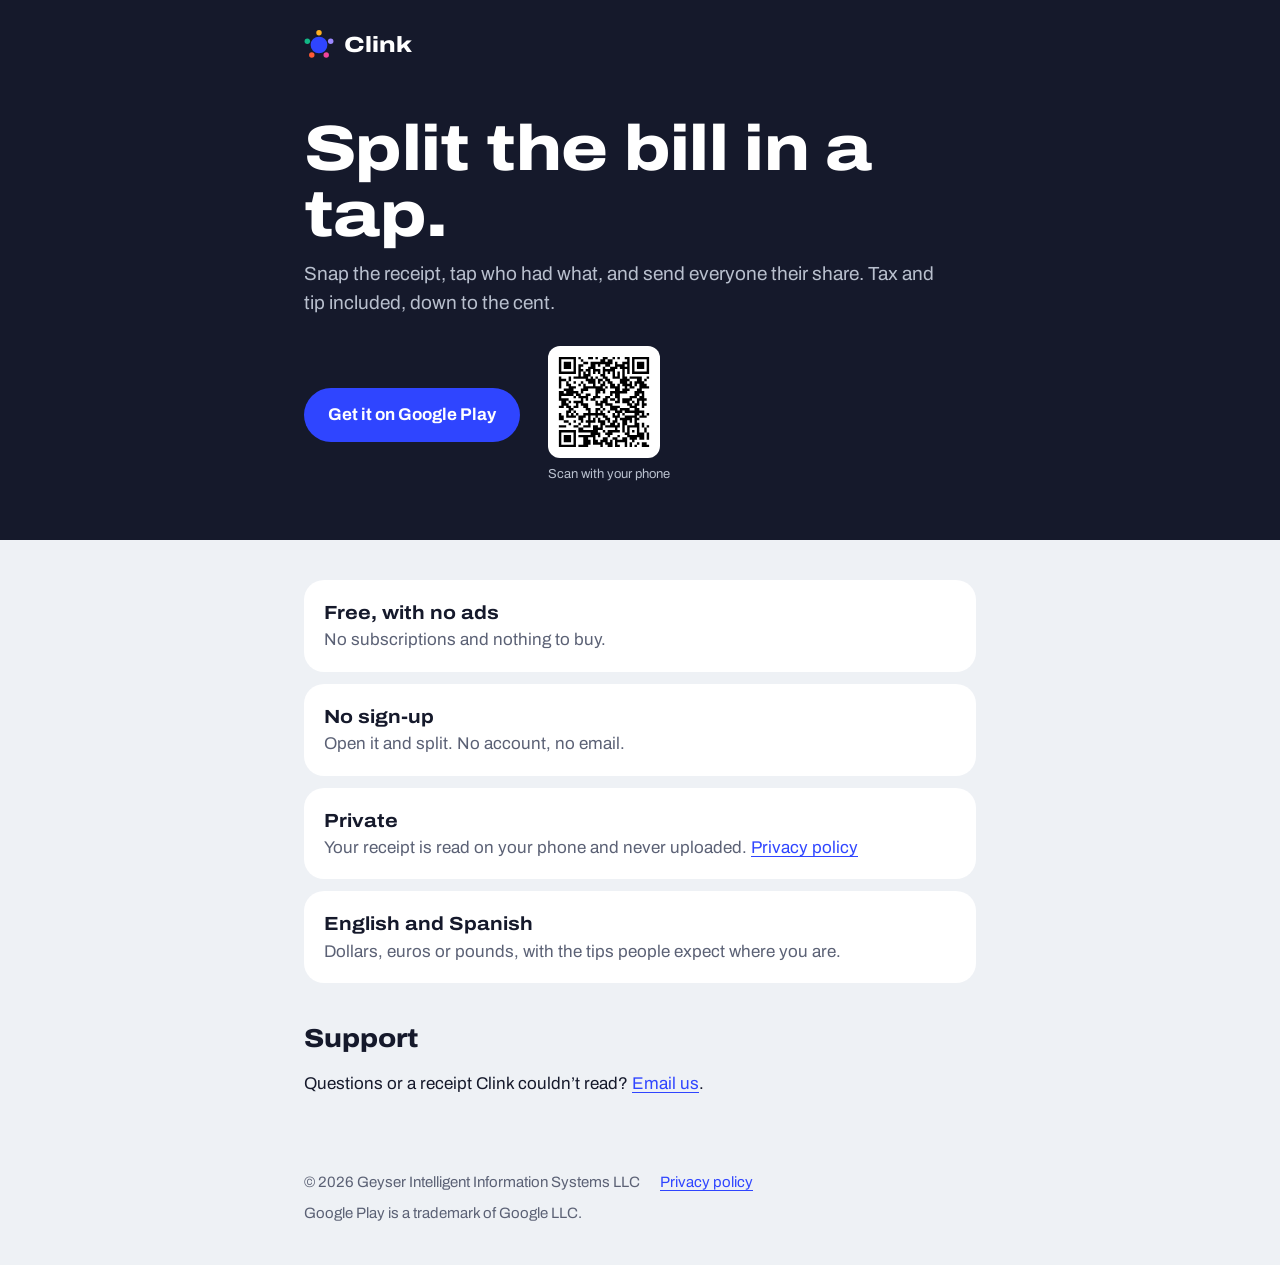
<file: index.html>
<!DOCTYPE html>
<html lang="en">
<head>
  <meta charset="utf-8">
  <meta name="viewport" content="width=device-width, initial-scale=1">
  <title>Clink: Split the Bill – free bill splitter and tip calculator</title>
  <meta name="description" content="Snap the restaurant receipt, tap who had what, and send everyone their share, with tax and tip split to the cent. Free, no ads, no sign-up. In English and Spanish.">
  <link rel="canonical" href="https://clink.geyser-iis.com/">
  <link rel="icon" href="/mark.svg" type="image/svg+xml">
  <link rel="apple-touch-icon" href="/icon-512.png">
  <meta name="theme-color" content="#15192b">
  <meta property="og:type" content="website">
  <meta property="og:site_name" content="Clink">
  <meta property="og:title" content="Clink: Split the Bill">
  <meta property="og:description" content="Snap the receipt, tap who had what, send everyone their share. Free, no ads, no sign-up.">
  <meta property="og:url" content="https://clink.geyser-iis.com/">
  <meta property="og:image" content="https://clink.geyser-iis.com/og-image.png">
  <meta property="og:image:width" content="1024">
  <meta property="og:image:height" content="500">
  <meta name="twitter:card" content="summary_large_image">
  <script type="application/ld+json">
  {
    "@context": "https://schema.org",
    "@type": "MobileApplication",
    "name": "Clink: Split the Bill",
    "description": "Snap the restaurant receipt, tap who had what, and send everyone their share, with tax and tip split to the cent.",
    "operatingSystem": "Android",
    "applicationCategory": "FinanceApplication",
    "inLanguage": ["en", "es"],
    "url": "https://clink.geyser-iis.com/",
    "installUrl": "https://play.google.com/store/apps/details?id=com.geyseriis.clink",
    "image": "https://clink.geyser-iis.com/icon-512.png",
    "offers": { "@type": "Offer", "price": "0", "priceCurrency": "USD" },
    "publisher": {
      "@type": "Organization",
      "name": "Geyser Intelligent Information Systems LLC",
      "address": { "@type": "PostalAddress", "streetAddress": "30 N Gould St", "addressLocality": "Sheridan", "addressRegion": "WY", "postalCode": "82801", "addressCountry": "US" }
    }
  }
  </script>
  <link rel="stylesheet" href="/style.css">
</head>
<body>
  <header class="top">
    <div class="wrap">
      <a class="brand" href="/"><img src="/mark.svg" alt=""> Clink</a>
      <h1>Split the bill in a tap.</h1>
      <p class="lede">Snap the receipt, tap who had what, and send everyone their share. Tax and tip included, down to the cent.</p>
      <div class="get">
        <a class="play" href="https://play.google.com/store/apps/details?id=com.geyseriis.clink">Get it on Google Play</a>
        <figure class="qr">
          <img src="/play-qr.svg" alt="QR code for Clink on Google Play" width="112" height="112">
          <figcaption>Scan with your phone</figcaption>
        </figure>
      </div>
    </div>
  </header>

  <main>
    <div class="wrap">
      <h2 class="sr">Why Clink</h2>
      <ul class="facts">
        <li><strong>Free, with no ads</strong><span>No subscriptions and nothing to buy.</span></li>
        <li><strong>No sign-up</strong><span>Open it and split. No account, no email.</span></li>
        <li><strong>Private</strong><span>Your receipt is read on your phone and never uploaded. <a href="/privacy/">Privacy policy</a></span></li>
        <li><strong>English and Spanish</strong><span>Dollars, euros or pounds, with the tips people expect where you are.</span></li>
      </ul>

      <h2 id="support">Support</h2>
      <p>Questions or a receipt Clink couldn’t read? <a class="mail" href="/#support" data-user="support" data-domain="geyser-iis.com">Email us</a>.</p>
    </div>
  </main>

  <footer>
    <div class="wrap">
      <span>© 2026 Geyser Intelligent Information Systems LLC</span>
      <a href="/privacy/">Privacy policy</a>
      <span>Google Play is a trademark of Google LLC.</span>
    </div>
  </footer>
  <script>
    // The address is put together here, so it isn't in the page for spam robots to collect.
    for (const a of document.querySelectorAll("a.mail")) a.href = "mailto:" + a.dataset.user + "@" + a.dataset.domain;
  </script>
</body>
</html>
</file>
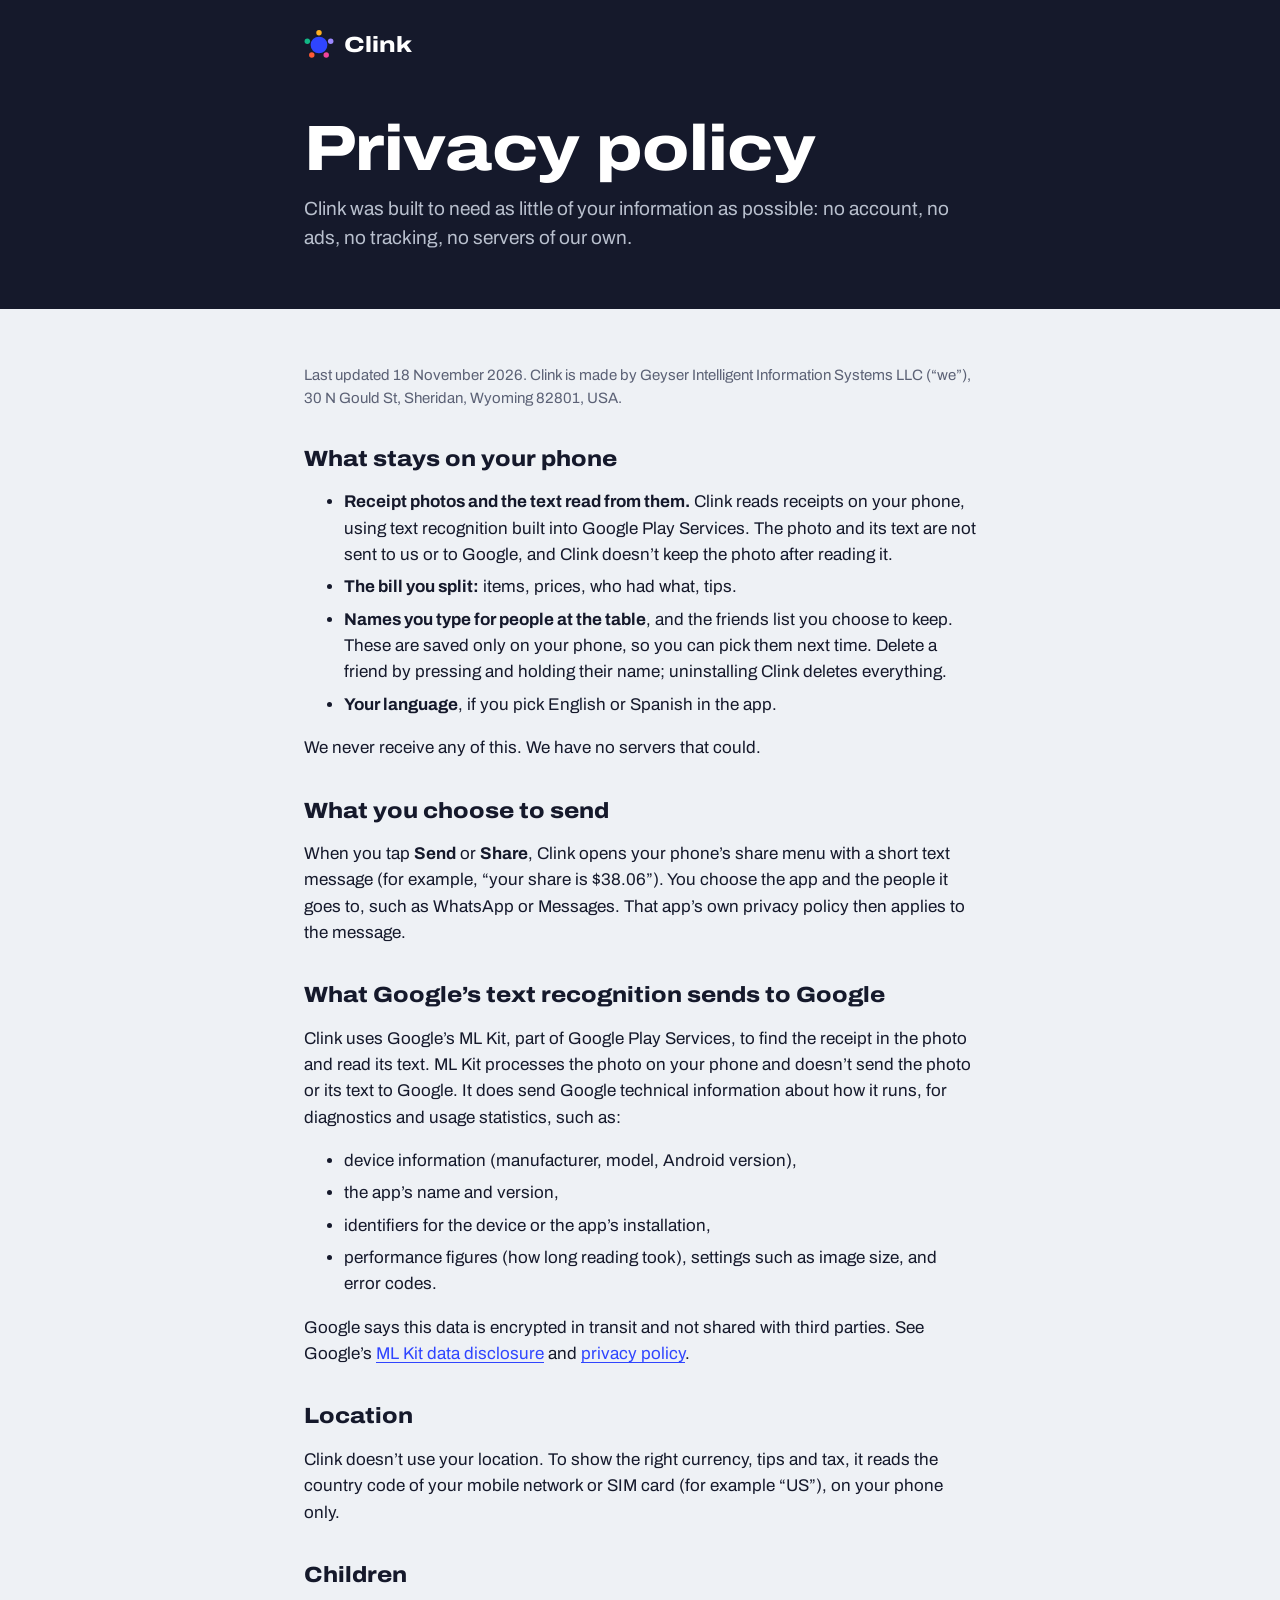
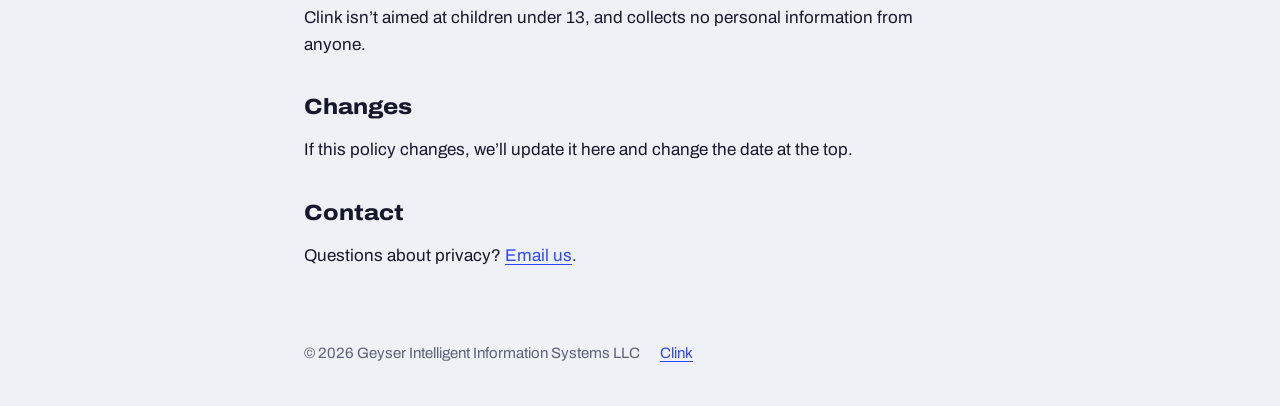
<file: privacy/index.html>
<!DOCTYPE html>
<html lang="en">
<head>
  <meta charset="utf-8">
  <meta name="viewport" content="width=device-width, initial-scale=1">
  <title>Clink privacy policy</title>
  <meta name="description" content="Clink keeps your bills on your phone: no account, no ads, no tracking, no servers of our own.">
  <link rel="canonical" href="https://clink.geyser-iis.com/privacy/">
  <link rel="icon" href="/mark.svg" type="image/svg+xml">
  <link rel="apple-touch-icon" href="/icon-512.png">
  <meta name="theme-color" content="#15192b">
  <link rel="stylesheet" href="/style.css">
</head>
<body>
  <header class="top">
    <div class="wrap">
      <a class="brand" href="/"><img src="/mark.svg" alt=""> Clink</a>
      <h1>Privacy policy</h1>
      <p class="lede">Clink was built to need as little of your information as possible: no account, no ads, no tracking, no servers of our own.</p>
    </div>
  </header>

  <main class="policy">
    <div class="wrap">
      <p class="meta">Last updated 18 November 2026. Clink is made by Geyser Intelligent Information Systems LLC (“we”), 30 N Gould St, Sheridan, Wyoming 82801, USA.</p>

      <h2>What stays on your phone</h2>
      <ul>
        <li><strong>Receipt photos and the text read from them.</strong> Clink reads receipts on your phone, using text recognition built into Google Play Services. The photo and its text are not sent to us or to Google, and Clink doesn’t keep the photo after reading it.</li>
        <li><strong>The bill you split:</strong> items, prices, who had what, tips.</li>
        <li><strong>Names you type for people at the table</strong>, and the friends list you choose to keep. These are saved only on your phone, so you can pick them next time. Delete a friend by pressing and holding their name; uninstalling Clink deletes everything.</li>
        <li><strong>Your language</strong>, if you pick English or Spanish in the app.</li>
      </ul>
      <p>We never receive any of this. We have no servers that could.</p>

      <h2>What you choose to send</h2>
      <p>When you tap <strong>Send</strong> or <strong>Share</strong>, Clink opens your phone’s share menu with a short text message (for example, “your share is $38.06”). You choose the app and the people it goes to, such as WhatsApp or Messages. That app’s own privacy policy then applies to the message.</p>

      <h2>What Google’s text recognition sends to Google</h2>
      <p>Clink uses Google’s ML Kit, part of Google Play Services, to find the receipt in the photo and read its text. ML Kit processes the photo on your phone and doesn’t send the photo or its text to Google. It does send Google technical information about how it runs, for diagnostics and usage statistics, such as:</p>
      <ul>
        <li>device information (manufacturer, model, Android version),</li>
        <li>the app’s name and version,</li>
        <li>identifiers for the device or the app’s installation,</li>
        <li>performance figures (how long reading took), settings such as image size, and error codes.</li>
      </ul>
      <p>Google says this data is encrypted in transit and not shared with third parties. See Google’s <a href="https://developers.google.com/ml-kit/android-data-disclosure">ML Kit data disclosure</a> and <a href="https://policies.google.com/privacy">privacy policy</a>.</p>

      <h2>Location</h2>
      <p>Clink doesn’t use your location. To show the right currency, tips and tax, it reads the country code of your mobile network or SIM card (for example “US”), on your phone only.</p>

      <h2>Children</h2>
      <p>Clink isn’t aimed at children under 13, and collects no personal information from anyone.</p>

      <h2>Changes</h2>
      <p>If this policy changes, we’ll update it here and change the date at the top.</p>

      <h2>Contact</h2>
      <p>Questions about privacy? <a class="mail" href="/#support" data-user="support" data-domain="geyser-iis.com">Email us</a>.</p>
    </div>
  </main>

  <footer>
    <div class="wrap">
      <span>© 2026 Geyser Intelligent Information Systems LLC</span>
      <a href="/">Clink</a>
    </div>
  </footer>
  <script>
    // The address is put together here, so it isn't in the page for spam robots to collect.
    for (const a of document.querySelectorAll("a.mail")) a.href = "mailto:" + a.dataset.user + "@" + a.dataset.domain;
  </script>
</body>
</html>
</file>
<file: style.css>
@font-face {
  font-family: Archivo;
  src: url("/fonts/Archivo-Variable.ttf") format("truetype");
  font-weight: 100 900;
  font-stretch: 62% 125%;
  font-display: swap;
}

:root {
  --ink: #15192b;
  --cobalt: #2f45ff;
  --porcelain: #eef1f5;
  --muted: #5b6175;
  --soft: #b9c0ce;
  --white: #fff;
}

* { box-sizing: border-box; }

body {
  margin: 0;
  font-family: Archivo, system-ui, sans-serif;
  font-size: 17px;
  line-height: 1.55;
  color: var(--ink);
  background: var(--porcelain);
}

a { color: var(--cobalt); text-underline-offset: 3px; }
a:focus-visible { outline: 3px solid var(--cobalt); outline-offset: 3px; border-radius: 4px; }

.wrap { max-width: 720px; margin: 0 auto; padding: 0 24px; }

header.top { background: var(--ink); color: var(--white); }
header.top .wrap { padding-top: 28px; padding-bottom: 56px; }
.brand {
  display: inline-flex; align-items: center; gap: 10px;
  color: var(--white); text-decoration: none;
  font-weight: 800; font-stretch: 125%; font-size: 22px;
}
.brand img { width: 30px; height: 30px; }

h1 {
  margin: 48px 0 12px;
  font-size: clamp(40px, 9vw, 64px);
  line-height: 1.02;
  font-weight: 800;
  font-stretch: 118%;
  letter-spacing: -0.01em;
}
.lede { margin: 0; max-width: 34em; font-size: 19px; color: var(--soft); }
.get { display: flex; align-items: center; gap: 28px; margin-top: 28px; }
.play {
  display: inline-block; padding: 14px 24px;
  border-radius: 999px; background: var(--cobalt); color: var(--white);
  font-weight: 700; text-decoration: none;
}
.play:hover { background: #4458ff; }
/* The QR code is for people reading on a computer: phones get the button. */
.qr { display: none; margin: 0; text-align: center; color: var(--soft); font-size: 13px; }
.qr img { display: block; background: var(--white); border-radius: 12px; padding: 6px; }
.qr figcaption { margin-top: 6px; }
@media (min-width: 760px) and (hover: hover) { .qr { display: block; } }

.sr { position: absolute; width: 1px; height: 1px; overflow: hidden; clip-path: inset(50%); white-space: nowrap; }

main .wrap { padding-top: 40px; padding-bottom: 48px; }

.facts { list-style: none; margin: 0; padding: 0; display: grid; gap: 12px; }
.facts li { background: var(--white); border-radius: 20px; padding: 18px 20px; }
.facts strong { display: block; font-size: 19px; font-stretch: 112%; }
.facts span { color: var(--muted); }

h2 { margin: 40px 0 8px; font-size: 26px; font-weight: 800; font-stretch: 112%; line-height: 1.2; }
.policy h2 { font-size: 22px; margin-top: 36px; }
.policy li { margin: 6px 0; }
.meta { color: var(--muted); font-size: 15px; }

footer { color: var(--muted); font-size: 15px; }
footer .wrap { padding-top: 8px; padding-bottom: 40px; display: flex; flex-wrap: wrap; gap: 8px 20px; }
</file>
